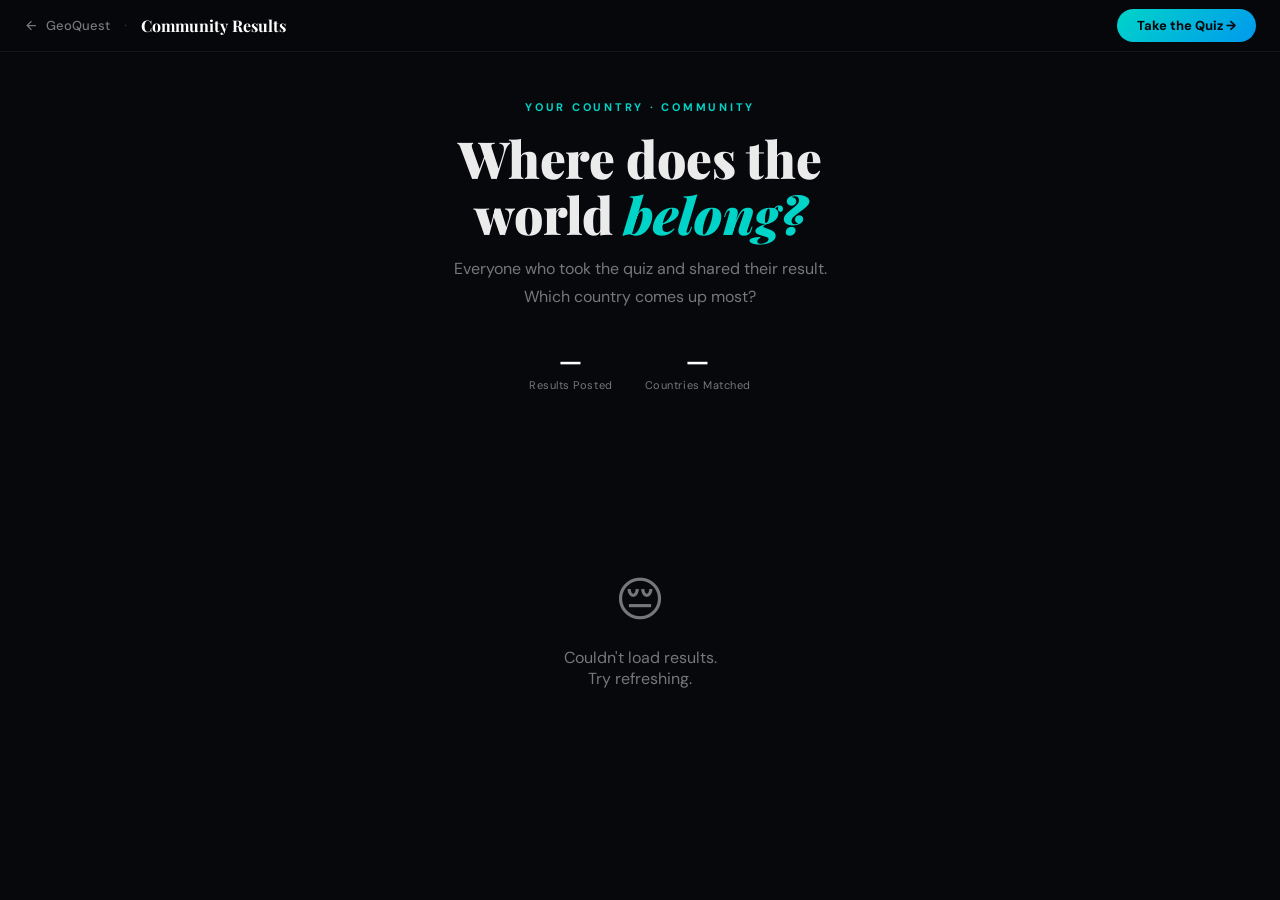
<file: soul-results.html>
<!DOCTYPE html>
<html lang="en">
<head>
<meta charset="UTF-8">
<meta name="viewport" content="width=device-width, initial-scale=1.0">
<title>Your Country — Community Results · GeoQuest</title>
<link rel="preconnect" href="https://fonts.googleapis.com">
<link href="https://fonts.googleapis.com/css2?family=Playfair+Display:wght@700;900&family=DM+Sans:wght@300;400;500;600;700&display=swap" rel="stylesheet">
<style>
*{margin:0;padding:0;box-sizing:border-box;}
:root{
  --bg:#07080c;--bg2:#0d0f18;
  --teal:#00d4c8;--blue:#0099ee;
  --text:rgba(255,255,255,0.92);--muted:rgba(255,255,255,0.45);--dim:rgba(255,255,255,0.08);
  --font-display:'Playfair Display',Georgia,serif;
  --font-body:'DM Sans',system-ui,sans-serif;
}
html,body{background:var(--bg);color:var(--text);font-family:var(--font-body);min-height:100vh;}

/* NAV */
.topbar{position:fixed;top:0;left:0;right:0;height:52px;background:rgba(7,8,12,0.92);backdrop-filter:blur(12px);border-bottom:1px solid rgba(255,255,255,0.06);display:flex;align-items:center;justify-content:space-between;padding:0 1.5rem;z-index:100;}
.topbar-left{display:flex;align-items:center;gap:14px;}
.back{display:flex;align-items:center;gap:7px;color:var(--muted);text-decoration:none;font-size:13px;font-weight:500;transition:color .2s;}
.back:hover{color:#fff;}
.back svg{width:15px;height:15px;flex-shrink:0;}
.topbar-title{font-family:var(--font-display);font-size:16px;font-weight:700;color:#fff;}
.topbar-right{display:flex;gap:10px;}
.try-btn{background:linear-gradient(135deg,var(--teal),var(--blue));color:#07080c;font-weight:800;font-size:13px;padding:8px 20px;border-radius:100px;border:none;cursor:pointer;text-decoration:none;transition:transform .2s;}
.try-btn:hover{transform:translateY(-1px);}

/* HERO */
.hero{padding:100px 1.5rem 3rem;text-align:center;max-width:640px;margin:0 auto;}
.hero-eye{font-size:11px;font-weight:700;letter-spacing:.25em;color:var(--teal);text-transform:uppercase;margin-bottom:1rem;}
.hero h1{font-family:var(--font-display);font-size:clamp(2rem,6vw,3.2rem);font-weight:900;line-height:1.1;margin-bottom:.8rem;}
.hero h1 em{font-style:italic;color:var(--teal);}
.hero p{color:var(--muted);font-size:16px;line-height:1.7;margin-bottom:2rem;}
.stats-row{display:flex;gap:2rem;justify-content:center;margin-bottom:1rem;}
.stat{text-align:center;}
.stat-n{font-family:var(--font-display);font-size:1.6rem;font-weight:700;color:#fff;}
.stat-l{font-size:11px;color:var(--muted);margin-top:2px;letter-spacing:.05em;}

/* FILTERS */
.filters{display:flex;gap:8px;justify-content:center;flex-wrap:wrap;padding:0 1.5rem 2rem;max-width:900px;margin:0 auto;}
.filter-btn{background:rgba(255,255,255,0.05);border:1px solid rgba(255,255,255,0.1);color:var(--muted);font-family:var(--font-body);font-size:13px;font-weight:600;padding:7px 16px;border-radius:100px;cursor:pointer;transition:all .15s;}
.filter-btn:hover,.filter-btn.active{background:rgba(0,212,200,0.1);border-color:rgba(0,212,200,0.4);color:#fff;}

/* GRID */
.grid{display:grid;grid-template-columns:repeat(auto-fill,minmax(220px,1fr));gap:14px;padding:0 1.5rem 4rem;max-width:1100px;margin:0 auto;}

/* CARD */
.card{background:var(--bg2);border:1px solid rgba(255,255,255,0.07);border-radius:20px;padding:1.4rem;transition:transform .2s,border-color .2s;position:relative;overflow:hidden;}
.card::before{content:'';position:absolute;top:0;left:0;right:0;height:2px;background:linear-gradient(90deg,transparent,rgba(0,212,200,0.3),transparent);opacity:0;transition:opacity .2s;}
.card:hover{transform:translateY(-3px);border-color:rgba(255,255,255,0.14);}
.card:hover::before{opacity:1;}
.card-flag-wrap{margin-bottom:.9rem;display:block;}.card-flag{margin-bottom:.9rem;display:block;}
.card-flag img{width:72px;height:auto;border-radius:5px;border:1px solid rgba(255,255,255,0.12);box-shadow:0 2px 12px rgba(0,0,0,0.4);}
.card-flag .flag-fb{font-size:2.8rem;line-height:1;}
.card-country{font-family:var(--font-display);font-size:1.25rem;font-weight:700;color:#fff;margin-bottom:.25rem;}
.card-word{font-size:12px;font-style:italic;color:var(--teal);margin-bottom:.8rem;}
.card-meta{display:flex;align-items:center;justify-content:space-between;}
.card-user{font-size:12px;color:var(--muted);font-weight:500;overflow:hidden;text-overflow:ellipsis;white-space:nowrap;max-width:120px;}
.card-user strong{color:rgba(255,255,255,0.7);}
.card-time{font-size:11px;color:rgba(255,255,255,0.25);}

/* EMPTY / LOADING */
.state{text-align:center;padding:5rem 1.5rem;color:var(--muted);}
.state .big{font-size:3rem;margin-bottom:1rem;}
.spinner{width:36px;height:36px;border-radius:50%;border:2px solid rgba(0,212,200,0.15);border-top-color:var(--teal);animation:spin 1s linear infinite;margin:0 auto 1rem;}
@keyframes spin{to{transform:rotate(360deg)}}
@keyframes fadeUp{from{opacity:0;transform:translateY(16px);}to{opacity:1;transform:translateY(0);}}
.card{animation:fadeUp .35s ease both;}

/* TOP COUNTRIES */
.top-section{max-width:1100px;margin:0 auto;padding:0 1.5rem 2.5rem;}
.section-label{font-size:11px;font-weight:700;letter-spacing:.2em;text-transform:uppercase;color:var(--muted);margin-bottom:1rem;}
.top-pills{display:flex;gap:8px;flex-wrap:wrap;}
.top-pill{display:flex;align-items:center;gap:8px;background:rgba(255,255,255,0.05);border:1px solid rgba(255,255,255,0.09);border-radius:100px;padding:8px 16px;cursor:pointer;transition:all .15s;}
.top-pill:hover{background:rgba(255,255,255,0.09);}
.top-pill .pill-flag{display:flex;align-items:center;}
.top-pill .pill-name{font-size:13px;font-weight:600;color:rgba(255,255,255,0.8);}
.top-pill .pill-count{font-size:12px;color:var(--teal);font-weight:700;}
</style>
</head>
<body>

<nav class="topbar">
  <div class="topbar-left">
    <a href="/" class="back">
      <svg viewBox="0 0 24 24" fill="none" stroke="currentColor" stroke-width="2"><path d="M19 12H5M12 5l-7 7 7 7"/></svg>
      GeoQuest
    </a>
    <span style="color:rgba(255,255,255,0.15)">·</span>
    <span class="topbar-title">Community Results</span>
  </div>
  <a href="/soul.html" class="try-btn">Take the Quiz →</a>
</nav>

<div class="hero">
  <div class="hero-eye">Your Country · Community</div>
  <h1>Where does the<br>world <em>belong?</em></h1>
  <p>Everyone who took the quiz and shared their result.<br>Which country comes up most?</p>
  <div class="stats-row">
    <div class="stat"><div class="stat-n" id="total-count">—</div><div class="stat-l">Results Posted</div></div>
    <div class="stat"><div class="stat-n" id="country-count">—</div><div class="stat-l">Countries Matched</div></div>
  </div>
</div>

<div class="top-section" id="top-section" style="display:none">
  <div class="section-label">Most common matches</div>
  <div class="top-pills" id="top-pills"></div>
</div>

<div class="filters" id="filter-row"></div>

<div id="grid-container">
  <div class="state"><div class="spinner"></div><p>Loading results…</p></div>
</div>

<script>
const SUPABASE_URL = 'https://mjphpctvuxmbjhmcscoj.supabase.co';
const SUPABASE_KEY = 'eyJhbGciOiJIUzI1NiIsInR5cCI6IkpXVCJ9.eyJpc3MiOiJzdXBhYmFzZSIsInJlZiI6Im1qcGhwY3R2dXhtYmpobWNzY29qIiwicm9sZSI6ImFub24iLCJpYXQiOjE3NzIyMjgzMzQsImV4cCI6MjA4NzgwNDMzNH0.dsmzK7SS4_RSC5wbN6ifhjRlOSbfDZjIcfh2MKkDQIs';

let allResults = [];
let activeFilter = null;

function timeAgo(ts) {
  const s = Math.floor((Date.now() - new Date(ts)) / 1000);
  if (s < 60) return 'just now';
  if (s < 3600) return `${Math.floor(s/60)}m ago`;
  if (s < 86400) return `${Math.floor(s/3600)}h ago`;
  if (s < 604800) return `${Math.floor(s/86400)}d ago`;
  return new Date(ts).toLocaleDateString('en', {month:'short', day:'numeric'});
}

async function loadResults() {
  try {
    const res = await fetch(
      `${SUPABASE_URL}/rest/v1/soul_results?select=*&order=created_at.desc&limit=200`,
      { headers: { 'apikey': SUPABASE_KEY, 'Authorization': `Bearer ${SUPABASE_KEY}` } }
    );
    allResults = await res.json();
    render();
  } catch(e) {
    document.getElementById('grid-container').innerHTML =
      `<div class="state"><div class="big">😔</div><p>Couldn't load results.<br>Try refreshing.</p></div>`;
  }
}

function render() {
  const filtered = activeFilter
    ? allResults.filter(r => r.country === activeFilter)
    : allResults;

  // Stats
  const unique = new Set(allResults.map(r => r.country)).size;
  document.getElementById('total-count').textContent = allResults.length.toLocaleString();
  document.getElementById('country-count').textContent = unique;

  // Top countries
  const counts = {};
  allResults.forEach(r => counts[r.country] = (counts[r.country]||0)+1);
  const top = Object.entries(counts).sort((a,b)=>b[1]-a[1]).slice(0,8);
  const topSection = document.getElementById('top-section');
  const topPills = document.getElementById('top-pills');
  if (top.length) {
    topSection.style.display = 'block';
    topPills.innerHTML = top.map(([country, n]) => {
      const emoji = allResults.find(r=>r.country===country)?.country_emoji || '🌍';
      return `<div class="top-pill" onclick="setFilter('${country}')">
        <span class="pill-flag">${flagImg(country, 24)}</span>
        <span class="pill-name">${country}</span>
        <span class="pill-count">${n}</span>
      </div>`;
    }).join('');
  }

  // Filter buttons
  const filterRow = document.getElementById('filter-row');
  const countries = [...new Set(allResults.map(r=>r.country))].sort();
  filterRow.innerHTML = `<button class="filter-btn ${!activeFilter?'active':''}" onclick="setFilter(null)">All</button>` +
    countries.map(c => {
      const emoji = allResults.find(r=>r.country===c)?.country_emoji||'';
      return `<button class="filter-btn ${activeFilter===c?'active':''}" onclick="setFilter('${c}')">${emoji} ${c}</button>`;
    }).join('');

  // Grid
  const container = document.getElementById('grid-container');
  if (!filtered.length) {
    container.innerHTML = `<div class="state"><div class="big">🌍</div><p>No results yet${activeFilter?' for '+activeFilter:''}.<br><a href="/soul.html" style="color:var(--teal)">Be the first →</a></p></div>`;
    return;
  }

  const grid = document.createElement('div');
  grid.className = 'grid';
  grid.innerHTML = filtered.map((r, i) => `
    <div class="card" style="animation-delay:${Math.min(i,20)*0.03}s">
      <div class="card-flag-wrap">${flagImg(r.country, 52)}</div>
      <div class="card-country">${r.country}</div>
      <div class="card-word">${r.word}</div>
      <div class="card-meta">
        <div class="card-user">${r.username ? `<strong>${r.username}</strong>` : '<span style="opacity:.4">Anonymous</span>'}</div>
        <div class="card-time">${timeAgo(r.created_at)}</div>
      </div>
    </div>
  `).join('');
  container.innerHTML = '';
  container.appendChild(grid);
}

function setFilter(country) {
  activeFilter = country;
  render();
  window.scrollTo({top: 300, behavior:'smooth'});
}

loadResults();
// Refresh every 30s for live feel
setInterval(loadResults, 30000);

const COUNTRY_CODES = {
  'Japan':'jp','Iceland':'is','Brazil':'br','Germany':'de','Italy':'it',
  'Norway':'no','India':'in','Netherlands':'nl','New Zealand':'nz','Switzerland':'ch',
  'Portugal':'pt','France':'fr','Australia':'au','Canada':'ca','Bhutan':'bt',
  'Finland':'fi','Spain':'es','South Korea':'kr','Mexico':'mx','Greece':'gr',
  'Argentina':'ar','Singapore':'sg','Colombia':'co','Thailand':'th','Sweden':'se'
};

function flagImg(country, size=48) {
  const code = COUNTRY_CODES[country];
  if (!code) return `<span style="font-size:${size}px;line-height:1">${'🌍'}</span>`;
  return `<img src="https://flagcdn.com/w${size*2}/${code}.png" 
    style="width:${size}px;height:${Math.round(size*0.67)}px;object-fit:cover;border-radius:4px;border:1px solid rgba(255,255,255,0.12);display:block;"
    onerror="this.style.display='none'" alt="${country} flag">`;
}

</script>
</body>
</html>
</file>
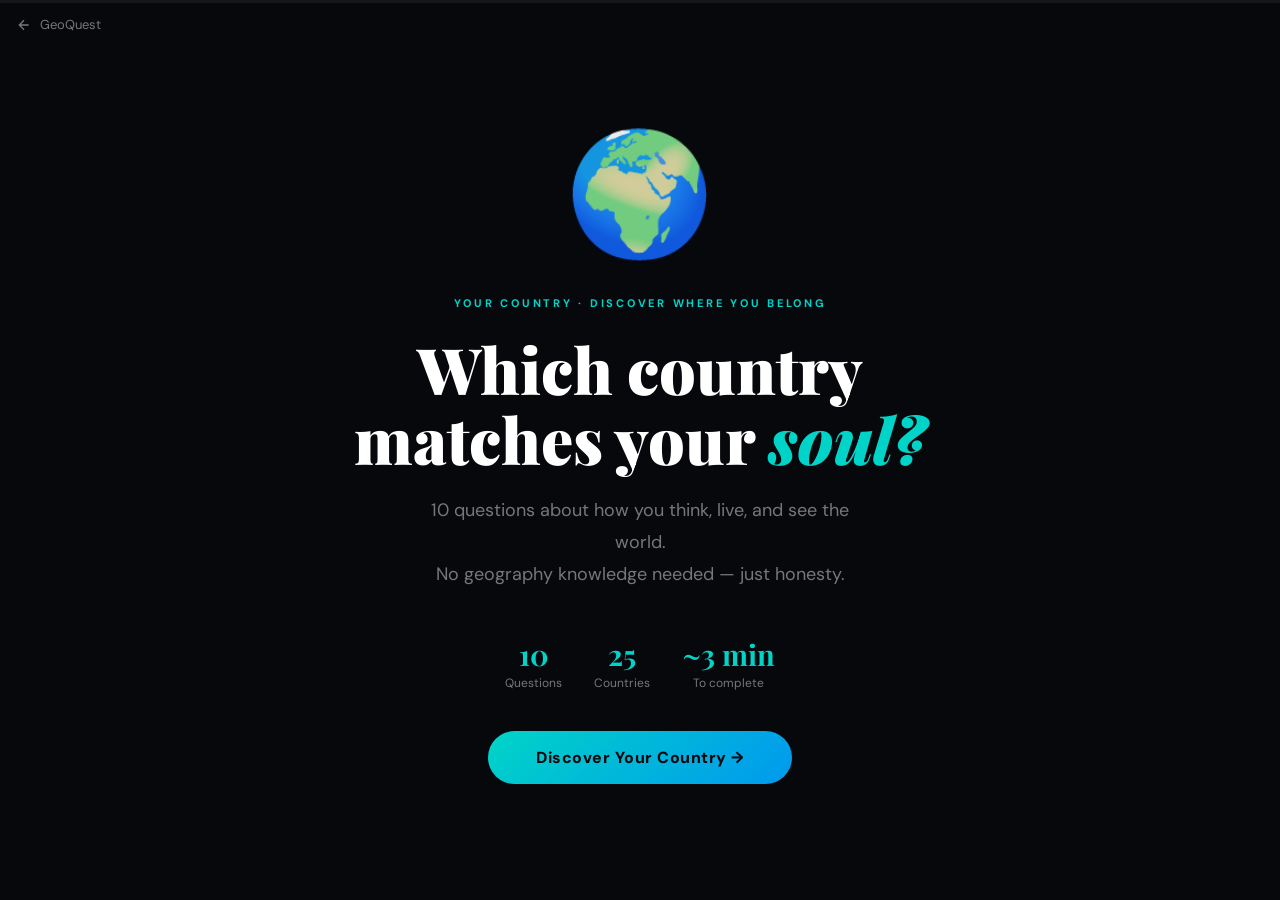
<file: soul.html>
<!DOCTYPE html>
<html lang="en">
<head>
<meta charset="UTF-8">
<meta name="viewport" content="width=device-width, initial-scale=1.0">
<title>Geographic Soul — Which Country Matches Your Personality?</title>
<meta property="og:title" content="Which country matches your soul?">
<meta property="og:description" content="10 questions. No geography knowledge needed. Just honesty.">
<meta property="og:url" content="https://trivia.azurenexus.com/soul">
<meta name="twitter:card" content="summary_large_image">
<link rel="preconnect" href="https://fonts.googleapis.com">
<link href="https://fonts.googleapis.com/css2?family=Playfair+Display:ital,wght@0,700;0,900;1,700&family=DM+Sans:wght@300;400;500;600;700&display=swap" rel="stylesheet">
<style>
*{margin:0;padding:0;box-sizing:border-box;}
:root{
  --bg:#07080c;--bg2:#0d0f18;
  --teal:#00d4c8;--blue:#0099ee;
  --text:rgba(255,255,255,0.92);--muted:rgba(255,255,255,0.45);--dim:rgba(255,255,255,0.12);
  --font-display:'Playfair Display',Georgia,serif;
  --font-body:'DM Sans',system-ui,sans-serif;
}
html,body{background:var(--bg);color:var(--text);font-family:var(--font-body);min-height:100vh;overflow-x:hidden;}
#app{min-height:100vh;display:flex;flex-direction:column;}

/* ── SCREENS ── */
.screen{min-height:100vh;display:flex;flex-direction:column;align-items:center;justify-content:center;padding:1.5rem;opacity:0;animation:fadeIn .5s ease forwards;}
@keyframes fadeIn{to{opacity:1;}}
@keyframes slideUp{from{opacity:0;transform:translateY(24px);}to{opacity:1;transform:translateY(0);}}
@keyframes slideRight{from{opacity:0;transform:translateX(-20px);}to{opacity:1;transform:translateX(0);}}
@keyframes pulse{0%,100%{transform:scale(1);}50%{transform:scale(1.06);}},
@keyframes spin{to{transform:rotate(360deg)}}
@keyframes shimmer{0%{background-position:-200% 0;}100%{background-position:200% 0;}}
@keyframes glow{0%,100%{box-shadow:0 0 20px rgba(0,212,200,0.2);}50%{box-shadow:0 0 40px rgba(0,212,200,0.5);}}
@keyframes float{0%,100%{transform:translateY(0);}50%{transform:translateY(-12px);}}
@keyframes revealResult{from{opacity:0;transform:scale(0.96) translateY(20px);}to{opacity:1;transform:scale(1) translateY(0);}}

/* ── PROGRESS BAR ── */
#progress-bar{position:fixed;top:0;left:0;right:0;height:3px;background:rgba(255,255,255,0.06);z-index:100;}
#progress-fill{height:100%;background:linear-gradient(90deg,var(--teal),var(--blue));transition:width .4s cubic-bezier(.4,0,.2,1);}

/* ── INTRO ── */
#intro .eyebrow{font-size:11px;font-weight:700;letter-spacing:.25em;color:var(--teal);text-transform:uppercase;margin-bottom:1.5rem;animation:slideUp .6s .1s both;}
#intro h1{font-family:var(--font-display);font-size:clamp(2.2rem,7vw,4rem);font-weight:900;line-height:1.1;color:#fff;margin-bottom:1.2rem;text-align:center;animation:slideUp .6s .2s both;}
#intro h1 em{font-style:italic;color:var(--teal);}
#intro .sub{font-size:clamp(15px,3vw,18px);line-height:1.8;color:var(--muted);max-width:460px;text-align:center;margin-bottom:2.8rem;animation:slideUp .6s .3s both;}
#intro .globe{font-size:clamp(80px,18vw,120px);animation:float 4s ease-in-out infinite;display:block;text-align:center;margin-bottom:1.5rem;}
#intro .stats{display:flex;gap:32px;margin-bottom:2.5rem;animation:slideUp .6s .35s both;}
#intro .stat{text-align:center;}
#intro .stat-n{font-family:var(--font-display);font-size:1.8rem;font-weight:700;color:var(--teal);}
#intro .stat-l{font-size:12px;color:var(--muted);margin-top:2px;}

/* ── BTN ── */
.btn-primary{background:linear-gradient(135deg,var(--teal),var(--blue));color:#07080c;font-family:var(--font-body);font-weight:800;font-size:16px;padding:16px 48px;border-radius:100px;border:none;cursor:pointer;letter-spacing:.03em;transition:transform .2s,box-shadow .2s;animation:slideUp .6s .4s both;}
.btn-primary:hover{transform:translateY(-2px);box-shadow:0 12px 32px rgba(0,212,200,0.35);}
.btn-ghost{background:rgba(255,255,255,0.07);border:1px solid rgba(255,255,255,0.15);color:rgba(255,255,255,0.85);font-family:var(--font-body);font-weight:600;font-size:15px;padding:13px 28px;border-radius:100px;cursor:pointer;transition:all .2s;}
.btn-ghost:hover{background:rgba(255,255,255,0.12);border-color:rgba(255,255,255,0.3);}

/* ── QUIZ ── */
#quiz{max-width:560px;width:100%;margin:0 auto;padding-top:3rem;}
#quiz .q-meta{display:flex;justify-content:space-between;align-items:center;margin-bottom:2rem;font-size:13px;color:var(--muted);}
#quiz .q-dot-row{display:flex;gap:6px;}
#quiz .q-dot{width:8px;height:8px;border-radius:50%;background:var(--dim);transition:background .3s;}
#quiz .q-dot.done{background:var(--teal);}
#quiz .q-dot.active{background:var(--teal);box-shadow:0 0 0 3px rgba(0,212,200,0.25);}
#quiz h2{font-family:var(--font-display);font-size:clamp(1.5rem,4.5vw,2.2rem);font-weight:700;color:#fff;line-height:1.3;margin-bottom:.6rem;text-align:center;}
#quiz .q-sub{font-size:14px;color:var(--muted);text-align:center;margin-bottom:2rem;font-style:italic;}
#quiz .opts{display:grid;gap:10px;}
.opt-btn{background:rgba(255,255,255,0.04);border:1px solid rgba(255,255,255,0.08);border-radius:16px;padding:18px 20px;display:flex;align-items:center;gap:14px;cursor:pointer;text-align:left;transition:all .18s;width:100%;}
.opt-btn:hover:not(:disabled){background:rgba(0,212,200,0.06);border-color:rgba(0,212,200,0.35);transform:translateX(3px);}
.opt-btn.selected{background:rgba(0,212,200,0.1);border-color:rgba(0,212,200,0.6);transform:translateX(3px);}
.opt-btn:disabled{cursor:default;}
.opt-btn .opt-emoji{font-size:26px;flex-shrink:0;width:36px;text-align:center;}
.opt-btn .opt-text{font-size:15px;line-height:1.4;color:rgba(255,255,255,0.88);font-weight:500;}
.opt-btn.selected .opt-text{color:#fff;font-weight:700;}

/* ── LOADING ── */
#loading{text-align:center;gap:28px;}
#loading .spinner{width:56px;height:56px;border-radius:50%;border:3px solid rgba(0,212,200,0.15);border-top-color:var(--teal);animation:spin 1s linear infinite;}
#loading .l-text{font-size:18px;color:var(--muted);font-style:italic;}
#loading .l-country{font-family:var(--font-display);font-size:2rem;color:#fff;margin-top:12px;opacity:0;animation:fadeIn 1s .5s both;}
#loading .l-emoji{font-size:80px;opacity:0;animation:fadeIn 1s .3s both;}

/* ── RESULT ── */
#result{position:relative;overflow:hidden;text-align:center;padding:3rem 1.5rem 4rem;}
#result-bg{position:absolute;inset:0;transition:opacity 1s;}
#result-overlay{position:absolute;inset:0;background:linear-gradient(to top,rgba(0,0,0,0.85) 0%,rgba(0,0,0,0.4) 50%,rgba(0,0,0,0.25) 100%);}
#result-content{position:relative;z-index:2;max-width:620px;margin:0 auto;animation:revealResult .8s .2s both;}
#result .r-eyebrow{font-size:11px;font-weight:700;letter-spacing:.25em;color:rgba(0,212,200,.9);text-transform:uppercase;margin-bottom:1.5rem;}
#result .r-flag{margin-bottom:1.6rem;display:flex;justify-content:center;animation:float 5s ease-in-out infinite;} #result .r-flag img{width:200px;height:auto;border-radius:12px;border:2px solid rgba(255,255,255,0.18);box-shadow:0 12px 48px rgba(0,0,0,0.6);} #result .r-flag .flag-emoji{font-size:clamp(100px,22vw,140px);line-height:1;}
#result .r-country{font-family:var(--font-display);font-size:clamp(2.8rem,10vw,5.5rem);font-weight:900;color:#fff;line-height:1;margin-bottom:.6rem;}
#result .r-word{display:inline-flex;align-items:center;gap:8px;background:rgba(255,255,255,0.08);border:1px solid rgba(255,255,255,0.15);border-radius:100px;padding:6px 20px;margin-bottom:2rem;}
#result .r-word em{font-style:italic;font-weight:700;color:var(--teal);font-size:15px;}
#result .r-word span{color:var(--muted);font-size:13px;}
#result .r-traits{display:flex;gap:10px;justify-content:center;flex-wrap:wrap;margin-bottom:2.2rem;}
#result .r-trait{background:rgba(255,255,255,0.09);border:1px solid rgba(255,255,255,0.13);border-radius:100px;padding:8px 18px;font-size:14px;font-weight:600;color:rgba(255,255,255,0.85);}
#result .r-ai{font-size:clamp(16px,3vw,19px);line-height:1.85;color:rgba(255,255,255,0.82);margin-bottom:2.8rem;font-style:italic;max-width:520px;margin-left:auto;margin-right:auto;}
#result .r-actions{display:flex;gap:12px;justify-content:center;flex-wrap:wrap;}

/* ── SHARE PREVIEW ── */
#share-preview{position:fixed;inset:0;z-index:1000;background:rgba(0,0,0,0.85);display:none;align-items:center;justify-content:center;padding:1.5rem;backdrop-filter:blur(12px);}
#share-preview.open{display:flex;}
#share-box{background:#0d0f18;border:1px solid rgba(255,255,255,0.1);border-radius:24px;padding:2rem;max-width:460px;width:100%;text-align:center;}
#share-canvas{width:100%;max-width:360px;height:360px;border-radius:16px;margin:0 auto 1.5rem;display:block;}
#share-box h3{font-family:var(--font-display);font-size:1.4rem;margin-bottom:.5rem;}
#share-box p{color:var(--muted);font-size:14px;margin-bottom:1.5rem;}
.share-btns{display:flex;gap:10px;justify-content:center;flex-wrap:wrap;}

/* ── BACK LINK ── */
.back{position:fixed;top:1rem;left:1rem;z-index:50;display:flex;align-items:center;gap:8px;color:var(--muted);font-size:13px;text-decoration:none;transition:color .2s;}
.back:hover{color:#fff;}
.back svg{width:16px;height:16px;}

/* ── MOBILE ── */
@media(max-width:480px){
  #result .r-actions{flex-direction:column;align-items:center;}
  #result .r-actions button{width:100%;max-width:320px;}
}
</style>
</head>
<body>

<div id="progress-bar"><div id="progress-fill" style="width:0%"></div></div>

<a href="/" class="back">
  <svg viewBox="0 0 24 24" fill="none" stroke="currentColor" stroke-width="2"><path d="M19 12H5M12 5l-7 7 7 7"/></svg>
  GeoQuest
</a>

<div id="app">

<!-- INTRO -->
<section id="intro" class="screen">
  <span class="globe">🌍</span>
  <div class="eyebrow">Your Country · Discover Where You Belong</div>
  <h1>Which country<br>matches your <em>soul?</em></h1>
  <p class="sub">10 questions about how you think, live, and see the world.<br>No geography knowledge needed — just honesty.</p>
  <div class="stats">
    <div class="stat"><div class="stat-n">10</div><div class="stat-l">Questions</div></div>
    <div class="stat"><div class="stat-n">25</div><div class="stat-l">Countries</div></div>
    <div class="stat"><div class="stat-n">~3 min</div><div class="stat-l">To complete</div></div>
  </div>
  <button class="btn-primary" onclick="startQuiz()">Discover Your Country →</button>
</section>

<!-- QUIZ -->
<section id="quiz" class="screen" style="display:none">
  <div class="q-meta">
    <span id="q-num">Question 1 of 10</span>
    <div class="q-dot-row" id="q-dots"></div>
  </div>
  <h2 id="q-text"></h2>
  <p id="q-sub" class="q-sub"></p>
  <div class="opts" id="q-opts"></div>
</section>

<!-- LOADING -->
<section id="loading" class="screen" style="display:none">
  <div class="l-emoji" id="l-emoji"></div>
  <div class="spinner"></div>
  <p class="l-text">Reading your geographic soul…</p>
  <p class="l-country" id="l-country"></p>
</section>

<!-- RESULT -->
<section id="result" class="screen" style="display:none;padding-top:4rem;">
  <div id="result-bg"></div>
  <div id="result-overlay"></div>
  <div id="result-content">
    <div class="r-eyebrow">Your Geographic Soul</div>
    <span class="r-flag" id="r-flag"></span>
    <div class="r-country" id="r-country"></div>
    <div class="r-word"><em id="r-word"></em><span>·</span><span id="r-wdef"></span></div>
    <div class="r-traits" id="r-traits"></div>
    <p class="r-ai" id="r-ai">Analysing your answers…</p>
    <div class="r-actions">
      <button class="btn-primary" onclick="openShare()">📸 Share Your Result</button>
      <button class="btn-ghost" onclick="retake()">🔄 Retake Quiz</button>
      <button class="btn-ghost" id="post-btn" onclick="handlePost()">🌍 Post Your Result</button>

      <button class="btn-ghost" onclick="location.href='/guess'">🎮 Play GeoQuest</button>
    </div>
  </div>
</section>

<!-- SHARE PREVIEW -->
<div id="share-preview">
  <div id="share-box">
    <h3 id="share-title">Your Soul Card</h3>
    <p id="share-sub">Save and share to Instagram, TikTok, or WhatsApp</p>
    <canvas id="share-canvas" width="1080" height="1080"></canvas>
    <div class="share-btns">
      <button class="btn-primary" onclick="downloadCard()">⬇ Download Image</button>
      <button class="btn-ghost" onclick="copyText()">📋 Copy Link</button>
      <button class="btn-ghost" onclick="closeShare()">Close</button>
    </div>
  </div>
</div>

<script>
const SUPABASE_URL = 'https://mjphpctvuxmbjhmcscoj.supabase.co';
const SUPABASE_KEY = 'eyJhbGciOiJIUzI1NiIsInR5cCI6IkpXVCJ9.eyJpc3MiOiJzdXBhYmFzZSIsInJlZiI6Im1qcGhwY3R2dXhtYmpobWNzY29qIiwicm9sZSI6ImFub24iLCJpYXQiOjE3NzIyMjgzMzQsImV4cCI6MjA4NzgwNDMzNH0.dsmzK7SS4_RSC5wbN6ifhjRlOSbfDZjIcfh2MKkDQIs';

async function postResult(country, emoji, word, username) {
  const res = await fetch(`${SUPABASE_URL}/rest/v1/soul_results`, {
    method: 'POST',
    headers: {
      'Content-Type': 'application/json',
      'apikey': SUPABASE_KEY,
      'Authorization': `Bearer ${SUPABASE_KEY}`,
      'Prefer': 'return=minimal'
    },
    body: JSON.stringify({ country, country_emoji: emoji, word, username: username || null })
  });
  return res.ok;
}

// ═══════════════════════════════════════════════
// DATA
// ═══════════════════════════════════════════════

const COUNTRIES = {
  JP:{name:"Japan",emoji:"🇯🇵",c1:"#1a0008",c2:"#9b0028",word:"Wabi-sabi",wdef:"beauty found in imperfection",t1:"Quiet perfectionism",t2:"Deep craft focus",t3:"Intentional living"},
  IS:{name:"Iceland",emoji:"🇮🇸",c1:"#001433",c2:"#003c7a",word:"Þetta reddast",wdef:"it'll all work out",t1:"Fierce independence",t2:"Solitude as strength",t3:"Trust in the untamed"},
  BR:{name:"Brazil",emoji:"🇧🇷",c1:"#003d1a",c2:"#004d20",word:"Gostoso",wdef:"an exuberant joy in being alive",t1:"Infectious warmth",t2:"Living in the now",t3:"Joy as resistance"},
  DE:{name:"Germany",emoji:"🇩🇪",c1:"#0d0d0d",c2:"#1a1a00",word:"Fingerspitzengefühl",wdef:"intuitive feeling for what's right",t1:"Precision & systems",t2:"Earned reliability",t3:"Logic as elegance"},
  IT:{name:"Italy",emoji:"🇮🇹",c1:"#001a0d",c2:"#1a0000",word:"Dolce far niente",wdef:"the sweetness of doing nothing",t1:"Passion in everything",t2:"Beauty as necessity",t3:"Living with abandon"},
  NO:{name:"Norway",emoji:"🇳🇴",c1:"#001533",c2:"#2d001a",word:"Friluftsliv",wdef:"open-air living as philosophy",t1:"Nature as identity",t2:"Quiet confidence",t3:"Space over noise"},
  IN:{name:"India",emoji:"🇮🇳",c1:"#2d1100",c2:"#001a1a",word:"Jugaad",wdef:"creative genius under constraint",t1:"Depth of spirit",t2:"Chaos as creativity",t3:"Ancient wisdom"},
  NL:{name:"Netherlands",emoji:"🇳🇱",c1:"#001a33",c2:"#331000",word:"Gezelligheid",wdef:"warmth that makes a place home",t1:"Direct & honest",t2:"Pragmatic idealism",t3:"Cycling through life"},
  NZ:{name:"New Zealand",emoji:"🇳🇿",c1:"#000d26",c2:"#0d0000",word:"Kia kaha",wdef:"be strong, remain strong",t1:"Humble adventure",t2:"No-nonsense courage",t3:"Earth over ego"},
  CH:{name:"Switzerland",emoji:"🇨🇭",c1:"#1a0000",c2:"#0d1a00",word:"Gemütlichkeit",wdef:"coziness, contentment, belonging",t1:"Excellence as standard",t2:"Precision by default",t3:"Quiet discipline"},
  PT:{name:"Portugal",emoji:"🇵🇹",c1:"#001a00",c2:"#0d0000",word:"Saudade",wdef:"longing for something beautiful that's gone",t1:"Emotional depth",t2:"Melancholy as art",t3:"Warmth beneath reserve"},
  FR:{name:"France",emoji:"🇫🇷",c1:"#00001a",c2:"#1a0000",word:"Flâneur",wdef:"wandering with philosophical purpose",t1:"Intellectual pride",t2:"Aesthetics as ethics",t3:"Pleasures unapologised"},
  AU:{name:"Australia",emoji:"🇦🇺",c1:"#00001a",c2:"#0d0000",word:"No worries",wdef:"relaxed confidence that it'll be fine",t1:"Irreverent freedom",t2:"Outdoors as home",t3:"Comfort with chaos"},
  CA:{name:"Canada",emoji:"🇨🇦",c1:"#1a0000",c2:"#001a00",word:"Terroir",wdef:"a place that shapes who you are",t1:"Quiet multitudes",t2:"Generous by default",t3:"Nature-backed calm"},
  BT:{name:"Bhutan",emoji:"🇧🇹",c1:"#1a0a00",c2:"#0d0000",word:"Gross National Happiness",wdef:"wellbeing over wealth",t1:"Spiritual clarity",t2:"Presence over progress",t3:"Ancient groundedness"},
  FI:{name:"Finland",emoji:"🇫🇮",c1:"#000d1a",c2:"#001a0d",word:"Sisu",wdef:"inner strength forged in adversity",t1:"Honest to the bone",t2:"Silence as wisdom",t3:"Resilience without drama"},
  ES:{name:"Spain",emoji:"🇪🇸",c1:"#1a0000",c2:"#1a0e00",word:"Madrugada",wdef:"the magical hours between midnight and dawn",t1:"Passion without shame",t2:"Late-night living",t3:"Siesta philosophy"},
  KR:{name:"South Korea",emoji:"🇰🇷",c1:"#1a0000",c2:"#00001a",word:"Han",wdef:"deep sorrow transformed into drive",t1:"Burning ambition",t2:"Collective excellence",t3:"Fast-paced innovation"},
  MX:{name:"Mexico",emoji:"🇲🇽",c1:"#001a00",c2:"#0d0000",word:"Querencia",wdef:"the place where you are your truest self",t1:"Family as everything",t2:"Celebration as ritual",t3:"Warmth without condition"},
  GR:{name:"Greece",emoji:"🇬🇷",c1:"#00001a",c2:"#000d1a",word:"Meraki",wdef:"putting your soul into what you do",t1:"Philosophy in daily life",t2:"Slow and intentional",t3:"Ageless perspective"},
  AR:{name:"Argentina",emoji:"🇦🇷",c1:"#000d1a",c2:"#000d1a",word:"La grieta",wdef:"passionate division that runs impossibly deep",t1:"Fiercely opinionated",t2:"Elegance meets grit",t3:"Depth of feeling"},
  SG:{name:"Singapore",emoji:"🇸🇬",c1:"#1a0000",c2:"#001a00",word:"Kiasu",wdef:"the fear of missing out that drives excellence",t1:"Ambitious efficiency",t2:"Multicultural mastery",t3:"Systems that sing"},
  CO:{name:"Colombia",emoji:"🇨🇴",c1:"#0d0e00",c2:"#001a00",word:"Rumba",wdef:"celebration as an act of resilience",t1:"Joy against the odds",t2:"Unexpected warmth",t3:"Life in colour"},
  TH:{name:"Thailand",emoji:"🇹🇭",c1:"#1a0000",c2:"#00001a",word:"Sanuk",wdef:"the belief that life should be fun",t1:"Graceful hospitality",t2:"Spirituality in the ordinary",t3:"Beauty in patience"},
  SE:{name:"Sweden",emoji:"🇸🇪",c1:"#000d1a",c2:"#0d0a00",word:"Lagom",wdef:"just the right amount — the art of balance",t1:"Design-minded living",t2:"Equality as instinct",t3:"Thoughtful moderation"},
};

const QUESTIONS = [
  {
    q:"When conflict arises, you instinctively…",
    sub:"Your gut reaction — not the ideal one",
    opts:[
      {t:"Talk it through with logic and evidence",e:"🧠",s:{DE:2,NL:2,CH:2,FI:1,SE:1}},
      {t:"Smooth it over — harmony matters more than winning",e:"🕊️",s:{JP:2,TH:2,CA:1,KR:1,SE:1}},
      {t:"Say everything. Passionately. Right now.",e:"🔥",s:{IT:2,ES:2,GR:2,AR:1,BR:1}},
      {t:"Give it space — these things resolve themselves",e:"🌊",s:{IS:2,NO:2,AU:1,NZ:1,PT:1}},
    ]
  },
  {
    q:"Your perfect Saturday looks like…",
    sub:"Be honest — the one you'd actually choose",
    opts:[
      {t:"A long hike alone. No phone. Just silence.",e:"🏔️",s:{IS:2,NO:2,FI:2,NZ:1,CA:1}},
      {t:"A slow, long lunch with people I love",e:"🍷",s:{IT:2,ES:2,GR:2,MX:1,BR:1}},
      {t:"Exploring somewhere new — museum, market, neighbourhood",e:"🗺️",s:{FR:2,DE:1,SG:1,KR:1,NL:1}},
      {t:"Completely spontaneous — decided when I wake up",e:"🎲",s:{BR:2,AR:2,CO:2,AU:1,MX:1}},
    ]
  },
  {
    q:"Your relationship with time is…",
    sub:"",
    opts:[
      {t:"Sacred. Being late is disrespectful.",e:"⏰",s:{DE:2,JP:2,CH:2,SG:2,KR:1}},
      {t:"A guide, not a rule",e:"🧭",s:{FI:2,NO:2,SE:2,IS:1,NL:1}},
      {t:"Flexible. Life happens. People understand.",e:"🌿",s:{IN:2,BR:2,MX:2,CO:1,ES:1}},
      {t:"Irrelevant. We arrive when we arrive.",e:"🐌",s:{GR:2,PT:2,AU:2,TH:1,IT:1}},
    ]
  },
  {
    q:"The landscape that stirs something deep in you…",
    sub:"",
    opts:[
      {t:"Dramatic, raw, untamed wilderness",e:"🌋",s:{IS:2,NZ:2,NO:2,CA:1,FI:1}},
      {t:"Warm coastlines and ancient, storied places",e:"🏛️",s:{GR:2,IT:2,PT:2,ES:1,TH:1}},
      {t:"Dense, electric city energy — human possibility everywhere",e:"🌆",s:{SG:2,KR:2,FR:1,JP:1,DE:1}},
      {t:"Lush nature with a spiritual stillness",e:"🌿",s:{BT:2,TH:2,IN:2,CO:1,NZ:1}},
    ]
  },
  {
    q:"Before a big decision, you…",
    sub:"",
    opts:[
      {t:"Research everything. Build a plan. Execute.",e:"📋",s:{DE:2,SG:2,CH:2,JP:2,KR:1}},
      {t:"Trust your gut and move before you overthink",e:"⚡",s:{AU:2,BR:2,AR:2,CO:1,IS:1}},
      {t:"Talk to family or close friends — they know you",e:"👨‍👩‍👧",s:{MX:2,IN:2,IT:2,GR:1,BR:1}},
      {t:"Sit with it in solitude until clarity arrives",e:"🧘",s:{FI:2,IS:2,BT:2,NO:1,NZ:1}},
    ]
  },
  {
    q:"Your home is…",
    sub:"What does your space reveal about you?",
    opts:[
      {t:"Minimal. Every object earns its place.",e:"✨",s:{JP:2,DE:2,SE:2,FI:1,NL:1}},
      {t:"Warm and chaotic — full of people and noise",e:"🎊",s:{BR:2,MX:2,IN:2,CO:1,IT:1}},
      {t:"Carefully curated — beauty in every corner",e:"🖼️",s:{FR:2,IT:2,PT:2,GR:1,ES:1}},
      {t:"Functional. I'm happiest when I'm outside.",e:"🏕️",s:{AU:2,NZ:2,NO:1,CA:1,IS:1}},
    ]
  },
  {
    q:"The quality you most admire in others…",
    sub:"",
    opts:[
      {t:"Honesty, even when it's uncomfortable",e:"🎯",s:{FI:2,DE:2,NL:2,IS:1,SE:1}},
      {t:"Warmth and unconditional generosity",e:"💛",s:{MX:2,BR:2,CO:2,TH:1,IN:1}},
      {t:"Quiet elegance and sharp intelligence",e:"💎",s:{FR:2,SG:2,JP:1,IT:1,KR:1}},
      {t:"Depth — the kind that comes from having truly lived",e:"🌊",s:{IN:2,BT:2,AR:2,PT:1,GR:1}},
    ]
  },
  {
    q:"Your relationship with rules…",
    sub:"",
    opts:[
      {t:"Rules exist for good reason. I follow them.",e:"📐",s:{DE:2,JP:2,SG:2,CH:2,KR:1}},
      {t:"I follow the spirit, not the letter",e:"🤝",s:{CA:2,NL:2,SE:2,AU:1,NO:1}},
      {t:"Rules are guidelines made by people who never really lived",e:"😏",s:{IT:2,GR:2,AR:2,BR:1,MX:1}},
      {t:"I make my own, quietly and completely",e:"🗻",s:{IS:2,FI:2,NZ:2,BT:1,NO:1}},
    ]
  },
  {
    q:"You feel most alive when…",
    sub:"",
    opts:[
      {t:"Working with deep focus on something that takes real skill",e:"🔨",s:{JP:2,DE:2,CH:1,KR:1,SE:1}},
      {t:"Surrounded by music, food, and people I love",e:"🎵",s:{BR:2,MX:2,ES:2,CO:1,IT:1}},
      {t:"Discovering something unexpected, beautiful, or strange",e:"🔭",s:{FR:2,IT:2,PT:2,IN:1,GR:1}},
      {t:"Completely alone in nature. No destination. No agenda.",e:"🌲",s:{IS:2,FI:2,NO:2,NZ:1,CA:1}},
    ]
  },
  {
    q:"Success, to you, ultimately means…",
    sub:"The thing you'd choose if no one was watching",
    opts:[
      {t:"Mastery — being genuinely excellent at something",e:"🏆",s:{JP:2,DE:2,CH:2,SG:2,KR:1}},
      {t:"Freedom — to live entirely on your own terms",e:"🦅",s:{IS:2,AU:2,NZ:2,BT:2,AR:1}},
      {t:"Connection — rich relationships and deep belonging",e:"❤️",s:{BR:2,MX:2,IT:2,GR:1,CO:1}},
      {t:"Balance — a good life, with enough for everyone",e:"⚖️",s:{SE:2,NO:2,NL:2,CA:1,FI:1}},
    ]
  },
];

// Static fallback descriptions per country
const FALLBACKS = {
  JP:"You see the world the way a Japanese craftsman sees their work — nothing is finished until it's right, and even then, you look for what can be refined. The Japanese concept of Wabi-sabi is your secret philosophy: you find beauty not in perfection but in the honest marks that time and use leave behind. Tokyo is waiting to show you a city where excellence is not ambition — it's simply respect.",
  IS:"Þetta reddast — 'it'll all work out' — is Iceland's national motto, and it's somehow already yours. You don't force outcomes; you trust the process with the quiet confidence of someone who has learned that the wildest landscapes belong to those patient enough to wait for them. Iceland's volcanoes and aurora skies are ready for someone who isn't afraid to stand alone in something immense.",
  BR:"You carry the Brazilian gift of Gostoso — that exuberant, unashamed love of being alive — in everything you do. You are the person who makes strangers feel like friends before the first song ends, the one who knows instinctively that joy is not something you wait for, but something you make. Rio's hills and Amazon's heartbeat are calling your name.",
  DE:"Your mind works like a beautifully engineered machine — you have Fingerspitzengefühl, that German intuition for what's precise, what's honest, what's built to last. You don't cut corners and you don't understand people who do. Germany's medieval forests and modernist museums are made for someone who believes that doing something right is its own reward.",
  IT:"Dolce far niente — the sweetness of doing nothing — is not laziness to you, it's philosophy. You believe, as Italians do, that a beautiful meal, a long conversation, and a perfect glass of wine are not indulgences: they are the entire point. Italy's light on old stone is waiting for someone who finally understands that pleasure is not something to be earned.",
  NO:"You practice Friluftsliv — open-air living as a way of being — whether or not you know the word. There is something in you that only opens fully in cold wind and wide sky, that finds crowds exhausting and mountains restorative. Norway's fjords don't make people feel small; they make people feel exactly the right size.",
  IN:"You carry Jugaad in your bones — that Indian genius for creative solutions under impossible constraints, for finding a way when no map exists. Your mind doesn't simplify complexity; it embraces it, turns it, finds the beauty in its contradictions. India will break your categories and rebuild you as something larger.",
  NL:"You have Gezelligheid in your soul — that Dutch art of making any space feel warm, any stranger feel welcome, any evening feel like it matters. You are refreshingly, sometimes startlingly direct, and you believe deeply that pragmatism and idealism are not opposites. Amsterdam is waiting for someone who rides a bicycle through life without taking themselves too seriously.",
  NZ:"Kia kaha — be strong, remain strong — is not a performance for you; it's how you simply operate. You have the New Zealander's gift for humility in the face of genuine enormity, for doing extraordinary things without needing anyone to notice. New Zealand's landscapes don't ask you to admire them — they ask you to come in.",
  CH:"You live by the Swiss standard of Gemütlichkeit — a deep, unhurried contentment that has nothing to do with luxury and everything to do with quality. You value excellence not to impress but because settling feels like a kind of dishonesty. Switzerland's Alps and clockwork cities were made for someone who believes that doing something badly is simply not an option.",
  PT:"Saudade is your native emotional language — that Portuguese feeling of longing for something beautiful that has already passed, or may never have existed at all. You find melancholy not depressing but profound, and you carry your depths quietly. Portugal's golden light and crumbling tiles are waiting for someone who knows that beautiful things are made more beautiful by time.",
  FR:"You are a Flâneur — someone who wanders through life with philosophical purpose, noticing what others walk past, turning observation into insight. You believe, as France does, that how you eat, how you dress, and how you think are all forms of self-expression worth taking seriously. Paris is not a city for everyone, but it is absolutely a city for you.",
  AU:"No worries — and you genuinely mean it. You carry the Australian gift of not catastrophising, of trusting that things tend to work out if you don't grip them too tightly. You are most yourself when you are outside, unhurried, slightly irreverent, and comfortable with the fact that you don't need to impress anyone. Australia's red earth and infinite coast are calling.",
  CA:"You are quietly made of multitudes — comfortable with contradiction, instinctively generous, genuinely curious about people who think differently than you do. Canada shaped you before you ever set foot there: the belief that a place can be made of many peoples and still be one thing, that cold air and vast forests teach a particular kind of patience. This is where you belong.",
  BT:"You measure life not in achievements but in moments of genuine presence — which is exactly how Bhutan measures its Gross National Happiness. You understand, with a clarity most people spend decades reaching, that wealth and wellbeing are not the same thing. Bhutan's mountain monasteries are waiting for someone who already knows what they're looking for.",
  FI:"You have Sisu — that Finnish inner strength that doesn't announce itself, that simply endures, that keeps going through the cold without needing applause. You are honest to the point of discomfort and you find small talk almost physically exhausting. Finland's silence, its saunas, and its northern light were made for someone who prefers depth to volume.",
  ES:"You live for the Madrugada — those charged, magical hours between midnight and dawn when conversations go deeper and music matters more. You are someone who brings full presence to everything, who finds moderation slightly suspicious, who believes that the only way to do something is with feeling. Spain's flamenco and its summer nights are made for your particular intensity.",
  KR:"You carry Han — that Korean quality of deep sorrow transformed quietly into extraordinary drive. You demand the best from yourself and from life, not out of anxiety but out of a profound respect for your own potential. South Korea's breakneck ambition and ancient temples are two sides of the same coin — and so are you.",
  MX:"You carry Querencia in your bones — that Mexican sense of the place, or state of being, where you are most fully yourself. You love hard, you feed people before you're asked, and you know instinctively that family — by blood or by choice — is the only real infrastructure that matters. Mexico is waiting to feel like home.",
  GR:"You practice Meraki in everything you do — that Greek quality of putting your soul into your work, your meals, your conversations, refusing to do anything halfway. You believe, with the confidence of a civilisation that invented philosophy, that the examined life is the only one worth living. Greece's light and its ruins are made for someone who takes time seriously.",
  AR:"You feel things the way Argentina does — completely, passionately, and without apology. La grieta runs through you: you are full of contradictions, of fire and depth, of elegance and grit, and you would not reduce yourself even if you could. Buenos Aires is waiting for someone who dances tango not as performance but as honest conversation.",
  SG:"You share Singapore's rare gift of Kiasu — that hunger to never miss what matters — channelled not into anxiety but into relentless, focused excellence. You are efficient without being cold, ambitious without losing warmth, and you see no contradiction in being rigorously prepared and genuinely open to everyone. Singapore's skyline was built for minds like yours.",
  CO:"You carry the Colombian spirit of Rumba — the deep understanding that celebration is not frivolous but radical, that joy in hard circumstances is its own form of courage. You bring warmth to rooms before you've said a word, and you find a way to make unexpected things beautiful. Colombia's mountains and colour are waiting for someone who makes the world brighter.",
  TH:"You embody Sanuk — the Thai conviction that life should, at its core, be enjoyable, and that grace and hospitality are not performances but ways of being. You move through difficulty with a lightness that others mistake for not caring, when in fact you care deeply — you've simply learned that suffering loudly helps no one. Thailand's temples and markets are made for your quiet presence.",
  SE:"You live by Lagom — that Swedish art of just the right amount. Not too much, not too little. You believe in beautiful design, in equality as instinct, in saying what you mean and meaning exactly what you say. You find excess wasteful and balance genuinely beautiful. Sweden's clean lines and dark winter light are made for someone who knows that moderation is its own kind of mastery.",
};

// ═══════════════════════════════════════════════
// STATE
// ═══════════════════════════════════════════════
let qIndex = 0;
let scores = {};
let answers = [];
let selectedOpt = null;
let resultCountry = null;

// ═══════════════════════════════════════════════
// QUIZ LOGIC
// ═══════════════════════════════════════════════

function showScreen(id) {
  document.querySelectorAll('.screen').forEach(s => {
    s.style.display = 'none';
    s.style.opacity = 0;
  });
  const el = document.getElementById(id);
  el.style.display = 'flex';
  requestAnimationFrame(() => {
    el.style.animation = 'none';
    void el.offsetWidth;
    el.style.animation = 'fadeIn .5s ease forwards';
  });
}

function startQuiz() {
  qIndex = 0; scores = {}; answers = []; selectedOpt = null;
  renderDots(); renderQuestion();
  showScreen('quiz');
  document.getElementById('progress-fill').style.width = '0%';
}

function retake() {
  startQuiz();
}

function renderDots() {
  const container = document.getElementById('q-dots');
  container.innerHTML = QUESTIONS.map((_, i) => 
    `<div class="q-dot ${i < qIndex ? 'done' : i === qIndex ? 'active' : ''}"></div>`
  ).join('');
}

function renderQuestion() {
  const q = QUESTIONS[qIndex];
  document.getElementById('q-num').textContent = `Question ${qIndex + 1} of ${QUESTIONS.length}`;
  document.getElementById('q-text').textContent = q.q;
  document.getElementById('q-sub').textContent = q.sub || '';
  document.getElementById('q-sub').style.display = q.sub ? 'block' : 'none';
  
  const optsEl = document.getElementById('q-opts');
  optsEl.innerHTML = '';
  q.opts.forEach((opt, i) => {
    const btn = document.createElement('button');
    btn.className = 'opt-btn';
    btn.style.animationDelay = `${i * 0.06}s`;
    btn.style.animation = 'slideUp .4s both';
    btn.innerHTML = `<span class="opt-emoji">${opt.e}</span><span class="opt-text">${opt.t}</span>`;
    btn.onclick = () => pickOption(opt, btn);
    optsEl.appendChild(btn);
  });
  
  document.getElementById('progress-fill').style.width = `${(qIndex / QUESTIONS.length) * 100}%`;
}

function pickOption(opt, btnEl) {
  if (selectedOpt) return;
  selectedOpt = opt;
  
  // Highlight selection
  document.querySelectorAll('.opt-btn').forEach(b => {
    b.disabled = true;
    b.style.opacity = b === btnEl ? '1' : '0.45';
  });
  btnEl.classList.add('selected');
  
  // Accumulate scores
  Object.entries(opt.s).forEach(([k, v]) => {
    scores[k] = (scores[k] || 0) + v;
  });
  answers.push(opt.t);
  
  setTimeout(() => {
    selectedOpt = null;
    if (qIndex < QUESTIONS.length - 1) {
      qIndex++;
      renderDots();
      renderQuestion();
    } else {
      finishQuiz();
    }
  }, 420);
}

function finishQuiz() {
  // Find winner
  const sorted = Object.entries(scores).sort((a, b) => b[1] - a[1]);
  const winCode = sorted[0][0];
  resultCountry = COUNTRIES[winCode];
  
  // Show loading
  document.getElementById('l-emoji').textContent = resultCountry.emoji;
  document.getElementById('l-country').textContent = resultCountry.name;
  showScreen('loading');
  document.getElementById('progress-fill').style.width = '100%';
  
  // Build result while loading
  buildResult(winCode, sorted);
}

async function buildResult(code, sorted) {
  const c = COUNTRIES[code];
  
  // Set up result UI
  // Show real flag image
  const flagEl = document.getElementById('r-flag');
  const flagCode = COUNTRY_CODES[c.name];
  if (flagCode) {
    flagEl.innerHTML = '';
    const img = document.createElement('img');
    img.src = `https://flagcdn.com/w320/${flagCode}.png`;
    img.alt = c.name;
    img.style.cssText = '';
    img.onerror = () => { flagEl.innerHTML = `<span class="flag-emoji">${c.emoji}</span>`; };
    flagEl.appendChild(img);
  } else {
    flagEl.innerHTML = `<span class="flag-emoji">${c.emoji}</span>`;
  }
  document.getElementById('r-country').textContent = c.name;
  document.getElementById('r-word').textContent = c.word;
  document.getElementById('r-wdef').textContent = c.wdef;
  
  const traitsEl = document.getElementById('r-traits');
  traitsEl.innerHTML = [c.t1, c.t2, c.t3].map(t => `<div class="r-trait">${t}</div>`).join('');
  
  // Background gradient
  const bg = document.getElementById('result-bg');
  bg.style.background = `linear-gradient(145deg, ${c.c1} 0%, ${c.c2} 60%, #07080c 100%)`;
  
  // Get AI description
  const aiEl = document.getElementById('r-ai');
  aiEl.textContent = 'Analysing your answers…';
  
  try {
    const text = await getAIDescription(code, sorted);
    aiEl.textContent = text;
  } catch(e) {
    aiEl.textContent = FALLBACKS[code] || `Your soul resonates with ${c.name}.`;
  }
  
  // Render share card in background
  renderShareCanvas().catch(()=>{}); // non-blocking
  
  // Show result
  setTimeout(() => showScreen('result'), 200);
}


const COUNTRY_CODES = {
  'Japan':'jp','Iceland':'is','Brazil':'br','Germany':'de','Italy':'it',
  'Norway':'no','India':'in','Netherlands':'nl','New Zealand':'nz','Switzerland':'ch',
  'Portugal':'pt','France':'fr','Australia':'au','Canada':'ca','Bhutan':'bt',
  'Finland':'fi','Spain':'es','South Korea':'kr','Mexico':'mx','Greece':'gr',
  'Argentina':'ar','Singapore':'sg','Colombia':'co','Thailand':'th','Sweden':'se'
};

async function getAIDescription(code, sorted) {
  const c = COUNTRIES[code];
  const K = window.GQ_API_KEY || '';
  
  if (!K) return FALLBACKS[code] || '';
  
  const runnerUp = sorted[1] ? COUNTRIES[sorted[1][0]] : null;
  const prompt = `A user took a geographic personality quiz and matched to ${c.name}.

Their 10 answers were:
${QUESTIONS.map((q, i) => `"${q.q.slice(0,40)}…" → "${answers[i]}"`).join('\n')}
${runnerUp ? `\nTheir second-closest match was ${runnerUp.name}.` : ''}

Write exactly 3 sentences (second person, "You…") that:
1. Reveal one specific, non-obvious reason why they ARE ${c.name} — reference a real cultural concept or untranslatable quality
2. Weave in the word "${c.word}" (meaning: ${c.wdef}) as if it's always been their word
3. End with one beautiful, specific invitation to visit — not generic tourism, something sensory

Tone: poetic but precise. Make them feel genuinely seen, not flattered. No clichés. Max 75 words.`;

  const r = await fetch('https://api.anthropic.com/v1/messages', {
    method: 'POST',
    headers: {'Content-Type':'application/json','x-api-key':K,'anthropic-version':'2023-06-01'},
    body: JSON.stringify({model:'claude-haiku-4-5-20251001',max_tokens:200,messages:[{role:'user',content:prompt}]})
  });
  const d = await r.json();
  return d.content?.[0]?.text || FALLBACKS[code] || '';
}

// ═══════════════════════════════════════════════
// SHARE CARD
// ═══════════════════════════════════════════════

async function renderShareCanvas() {
  const c = resultCountry;
  if (!c) return;
  
  const canvas = document.getElementById('share-canvas');
  canvas.width = 1080; canvas.height = 1080;
  const ctx = canvas.getContext('2d');
  
  // Background gradient
  const grad = ctx.createLinearGradient(0, 0, 1080, 1080);
  grad.addColorStop(0, c.c1);
  grad.addColorStop(0.6, c.c2);
  grad.addColorStop(1, '#07080c');
  ctx.fillStyle = grad;
  ctx.fillRect(0, 0, 1080, 1080);
  
  // Dark vignette overlay
  const vig = ctx.createRadialGradient(540, 540, 200, 540, 540, 760);
  vig.addColorStop(0, 'rgba(0,0,0,0)');
  vig.addColorStop(1, 'rgba(0,0,0,0.6)');
  ctx.fillStyle = vig;
  ctx.fillRect(0, 0, 1080, 1080);
  
  // Subtle grid texture
  ctx.strokeStyle = 'rgba(255,255,255,0.04)';
  ctx.lineWidth = 1;
  for (let i = 0; i < 1080; i += 60) {
    ctx.beginPath(); ctx.moveTo(i,0); ctx.lineTo(i,1080); ctx.stroke();
    ctx.beginPath(); ctx.moveTo(0,i); ctx.lineTo(1080,i); ctx.stroke();
  }
  
  // Top accent line
  const accent = ctx.createLinearGradient(0, 0, 1080, 0);
  accent.addColorStop(0, 'transparent');
  accent.addColorStop(0.5, '#00d4c8');
  accent.addColorStop(1, 'transparent');
  ctx.fillStyle = accent;
  ctx.fillRect(0, 0, 1080, 3);
  
  // Eyebrow text
  ctx.font = 'bold 28px "DM Sans", sans-serif';
  ctx.letterSpacing = '0.2em';
  ctx.fillStyle = 'rgba(0,212,200,0.9)';
  ctx.textAlign = 'center';
  ctx.fillText('MY GEOGRAPHIC SOUL IS', 540, 120);
  
  // Draw real flag image on canvas
  await new Promise(resolve => {
    const countryCode = COUNTRY_CODES[c.name];
    if (!countryCode) {
      // Fallback: draw emoji
      ctx.font = '240px serif';
      ctx.textAlign = 'center';
      ctx.fillText(c.emoji, 540, 480);
      resolve();
      return;
    }
    const flagImg = new Image();
    flagImg.crossOrigin = 'anonymous';
    flagImg.onload = () => {
      // Draw flag centered, max width 420px, with rounded rect clip
      const fw = 420, fh = Math.round(420 * flagImg.height / flagImg.width);
      const fx = (1080 - fw) / 2, fy = 260;
      ctx.save();
      // Rounded rect clip
      const r = 18;
      ctx.beginPath();
      ctx.moveTo(fx+r, fy); ctx.lineTo(fx+fw-r, fy);
      ctx.arcTo(fx+fw, fy, fx+fw, fy+r, r);
      ctx.lineTo(fx+fw, fy+fh-r);
      ctx.arcTo(fx+fw, fy+fh, fx+fw-r, fy+fh, r);
      ctx.lineTo(fx+r, fy+fh);
      ctx.arcTo(fx, fy+fh, fx, fy+fh-r, r);
      ctx.lineTo(fx, fy+r);
      ctx.arcTo(fx, fy, fx+r, fy, r);
      ctx.closePath();
      ctx.clip();
      ctx.drawImage(flagImg, fx, fy, fw, fh);
      ctx.restore();
      // Subtle border over flag
      ctx.save();
      ctx.strokeStyle = 'rgba(255,255,255,0.18)';
      ctx.lineWidth = 3;
      ctx.beginPath();
      ctx.moveTo(fx+r, fy); ctx.lineTo(fx+fw-r, fy);
      ctx.arcTo(fx+fw, fy, fx+fw, fy+r, r);
      ctx.lineTo(fx+fw, fy+fh-r);
      ctx.arcTo(fx+fw, fy+fh, fx+fw-r, fy+fh, r);
      ctx.lineTo(fx+r, fy+fh);
      ctx.arcTo(fx, fy+fh, fx, fy+fh-r, r);
      ctx.lineTo(fx, fy+r);
      ctx.arcTo(fx, fy, fx+r, fy, r);
      ctx.closePath();
      ctx.stroke();
      ctx.restore();
      resolve();
    };
    flagImg.onerror = () => {
      ctx.font = '200px serif';
      ctx.textAlign = 'center';
      ctx.fillText(c.emoji, 540, 480);
      resolve();
    };
    flagImg.src = `https://flagcdn.com/w640/${countryCode}.png`;
  });
  
  // Country name
  ctx.font = 'bold 100px "Playfair Display", Georgia, serif';
  ctx.fillStyle = '#ffffff';
  ctx.fillText(c.name, 540, 650);
  
  // Word + def
  ctx.font = 'italic bold 34px "Playfair Display", Georgia, serif';
  ctx.fillStyle = 'rgba(0,212,200,0.9)';
  ctx.fillText(c.word, 540, 720);
  ctx.font = '26px "DM Sans", sans-serif';
  ctx.fillStyle = 'rgba(255,255,255,0.5)';
  ctx.fillText(c.wdef, 540, 758);
  
  // Traits
  ctx.font = 'bold 22px "DM Sans", sans-serif';
  ctx.fillStyle = 'rgba(255,255,255,0.7)';
  const traits = [c.t1, c.t2, c.t3];
  const traitStr = traits.join('  ·  ');
  ctx.fillText(traitStr, 540, 840);
  
  // Site URL
  ctx.font = '26px "DM Sans", sans-serif';
  ctx.fillStyle = 'rgba(255,255,255,0.25)';
  ctx.fillText('trivia.azurenexus.com/soul', 540, 1020);
  
  // GeoQuest logo text
  ctx.font = 'bold 26px "DM Sans", sans-serif';
  ctx.fillStyle = 'rgba(0,212,200,0.6)';
  ctx.textAlign = 'left';
  ctx.fillText('GeoQuest', 48, 1020);
  
  // Scale canvas display
  canvas.style.width = '100%';
  canvas.style.height = 'auto';
}

async function openShare() {
  await renderShareCanvas();
  document.getElementById('share-title').textContent = `Your Soul: ${resultCountry.name} ${resultCountry.emoji}`;
  document.getElementById('share-preview').classList.add('open');
}

function closeShare() {
  document.getElementById('share-preview').classList.remove('open');
}

function downloadCard() {
  const canvas = document.getElementById('share-canvas');
  const link = document.createElement('a');
  link.download = `my-soul-${resultCountry.name.toLowerCase().replace(/\s/g,'-')}.png`;
  link.href = canvas.toDataURL('image/png');
  link.click();
}

function copyText() {
  const c = resultCountry;
  const text = `My geographic soul is ${c.name} ${c.emoji}\n\n"${c.word}" — ${c.wdef}\n\nDiscover yours → trivia.azurenexus.com/soul`;
  navigator.clipboard?.writeText(text).then(() => {
    const btn = event.target;
    btn.textContent = '✓ Copied!';
    setTimeout(() => btn.textContent = '📋 Copy Link', 2000);
  });
}

// Close share on backdrop click
document.getElementById('share-preview').addEventListener('click', e => {
  if (e.target === e.currentTarget) closeShare();
});

// Keyboard nav
document.addEventListener('keydown', e => {
  if (e.key === 'Escape') closeShare();
});

// Try to get API key from parent window
try {
  if (window.parent && window.parent.GQ_API_KEY) {
    window.GQ_API_KEY = window.parent.GQ_API_KEY;
  }
} catch(e) {}

// ── SHARE MODAL ──────────────────────────────
function buildShareModal() {
  if (document.getElementById('share-modal')) return;
  const c = resultCountry;
  const text = `My geographic soul is ${c.name} ${c.emoji}\n"${c.word}" — ${c.wdef}\n\nDiscover yours → trivia.azurenexus.com/soul.html`;
  const url = 'https://trivia.azurenexus.com/soul.html';

  const modal = document.createElement('div');
  modal.id = 'share-modal';
  modal.style.cssText = `position:fixed;inset:0;z-index:2000;background:rgba(0,0,0,0.82);backdrop-filter:blur(14px);display:flex;align-items:center;justify-content:center;padding:1.5rem;`;
  modal.innerHTML = `
    <div style="background:#0d0f18;border:1px solid rgba(255,255,255,0.1);border-radius:24px;padding:2rem;max-width:420px;width:100%;position:relative;">
      <button onclick="document.getElementById('share-modal').remove()" style="position:absolute;top:14px;right:16px;background:none;border:none;color:rgba(255,255,255,0.3);font-size:20px;cursor:pointer;line-height:1;">✕</button>
      <div style="text-align:center;margin-bottom:1.5rem;">
        <div style="font-size:11px;font-weight:700;letter-spacing:.2em;color:#00d4c8;text-transform:uppercase;margin-bottom:.8rem;">Share Your Result</div>
        <img src="https://flagcdn.com/w160/${COUNTRY_CODES[c.name]||'un'}.png" alt="${c.name}"
          style="width:96px;height:auto;border-radius:8px;border:2px solid rgba(255,255,255,0.15);box-shadow:0 4px 20px rgba(0,0,0,0.5);margin-bottom:.7rem;"
          onerror="this.style.display='none';this.nextElementSibling.style.display='block'">
        <div style="display:none;font-size:56px;line-height:1;margin-bottom:.4rem;">${c.emoji}</div>
        <div style="font-family:'Playfair Display',serif;font-size:1.5rem;font-weight:900;">${c.name}</div>
        <div style="font-size:13px;color:rgba(255,255,255,0.4);font-style:italic;margin-top:.3rem;">${c.word}</div>
      </div>

      <div style="display:flex;flex-direction:column;gap:10px;">

        <!-- Native share (mobile) -->
        <button id="native-share-btn" onclick="nativeShare('${text.replace(/'/g,"\'")}','${url}')"
          style="display:none;align-items:center;justify-content:center;gap:10px;padding:14px;border-radius:14px;border:1px solid rgba(0,212,200,0.3);background:rgba(0,212,200,0.08);color:#fff;font-size:15px;font-weight:700;cursor:pointer;transition:all .15s;">
          <svg width="18" height="18" viewBox="0 0 24 24" fill="none" stroke="currentColor" stroke-width="2"><path d="M4 12v8a2 2 0 0 0 2 2h12a2 2 0 0 0 2-2v-8"/><polyline points="16 6 12 2 8 6"/><line x1="12" y1="2" x2="12" y2="15"/></svg>
          Share via Phone (TikTok, Instagram…)
        </button>

        <!-- Download image -->
        <button onclick="downloadAndShare()"
          style="display:flex;align-items:center;justify-content:center;gap:10px;padding:14px;border-radius:14px;border:1px solid rgba(255,255,255,0.12);background:rgba(255,255,255,0.05);color:#fff;font-size:15px;font-weight:600;cursor:pointer;transition:all .15s;"
          onmouseover="this.style.background='rgba(255,255,255,0.09)'" onmouseout="this.style.background='rgba(255,255,255,0.05)'">
          <svg width="18" height="18" viewBox="0 0 24 24" fill="none" stroke="currentColor" stroke-width="2"><path d="M21 15v4a2 2 0 0 1-2 2H5a2 2 0 0 1-2-2v-4"/><polyline points="7 10 12 15 17 10"/><line x1="12" y1="15" x2="12" y2="3"/></svg>
          Download Image Card
        </button>

        <!-- Social row -->
        <div style="display:grid;grid-template-columns:1fr 1fr 1fr;gap:8px;margin-top:2px;">
          <button onclick="shareTwitter('${text.replace(/'/g,"\'")}','${url}')"
            style="display:flex;flex-direction:column;align-items:center;gap:6px;padding:12px 8px;border-radius:14px;border:1px solid rgba(255,255,255,0.1);background:rgba(255,255,255,0.04);color:rgba(255,255,255,0.8);font-size:12px;font-weight:600;cursor:pointer;transition:all .15s;"
            onmouseover="this.style.background='rgba(255,255,255,0.09)'" onmouseout="this.style.background='rgba(255,255,255,0.04)'">
            <svg width="18" height="18" viewBox="0 0 24 24" fill="currentColor"><path d="M18.244 2.25h3.308l-7.227 8.26 8.502 11.24H16.17l-4.714-6.231-5.401 6.231H2.744l7.737-8.835L1.254 2.25H8.08l4.253 5.622zm-1.161 17.52h1.833L7.084 4.126H5.117z"/></svg>
            X / Twitter
          </button>
          <button onclick="shareWhatsApp('${text.replace(/'/g,"\'")}','${url}')"
            style="display:flex;flex-direction:column;align-items:center;gap:6px;padding:12px 8px;border-radius:14px;border:1px solid rgba(255,255,255,0.1);background:rgba(255,255,255,0.04);color:rgba(255,255,255,0.8);font-size:12px;font-weight:600;cursor:pointer;transition:all .15s;"
            onmouseover="this.style.background='rgba(255,255,255,0.09)'" onmouseout="this.style.background='rgba(255,255,255,0.04)'">
            <svg width="18" height="18" viewBox="0 0 24 24" fill="currentColor"><path d="M17.472 14.382c-.297-.149-1.758-.867-2.03-.967-.273-.099-.471-.148-.67.15-.197.297-.767.966-.94 1.164-.173.199-.347.223-.644.075-.297-.15-1.255-.463-2.39-1.475-.883-.788-1.48-1.761-1.653-2.059-.173-.297-.018-.458.13-.606.134-.133.298-.347.446-.52.149-.174.198-.298.298-.497.099-.198.05-.371-.025-.52-.075-.149-.669-1.612-.916-2.207-.242-.579-.487-.5-.669-.51-.173-.008-.371-.01-.57-.01-.198 0-.52.074-.792.372-.272.297-1.04 1.016-1.04 2.479 0 1.462 1.065 2.875 1.213 3.074.149.198 2.096 3.2 5.077 4.487.709.306 1.262.489 1.694.625.712.227 1.36.195 1.871.118.571-.085 1.758-.719 2.006-1.413.248-.694.248-1.289.173-1.413-.074-.124-.272-.198-.57-.347m-5.421 7.403h-.004a9.87 9.87 0 01-5.031-1.378l-.361-.214-3.741.982.998-3.648-.235-.374a9.86 9.86 0 01-1.51-5.26c.001-5.45 4.436-9.884 9.888-9.884 2.64 0 5.122 1.03 6.988 2.898a9.825 9.825 0 012.893 6.994c-.003 5.45-4.437 9.884-9.885 9.884m8.413-18.297A11.815 11.815 0 0012.05 0C5.495 0 .16 5.335.157 11.892c0 2.096.547 4.142 1.588 5.945L.057 24l6.305-1.654a11.882 11.882 0 005.683 1.448h.005c6.554 0 11.89-5.335 11.893-11.893a11.821 11.821 0 00-3.48-8.413z"/></svg>
            WhatsApp
          </button>
          <button onclick="copyShareText('${text.replace(/'/g,"\'")}',this)"
            style="display:flex;flex-direction:column;align-items:center;gap:6px;padding:12px 8px;border-radius:14px;border:1px solid rgba(255,255,255,0.1);background:rgba(255,255,255,0.04);color:rgba(255,255,255,0.8);font-size:12px;font-weight:600;cursor:pointer;transition:all .15s;"
            onmouseover="this.style.background='rgba(255,255,255,0.09)'" onmouseout="this.style.background='rgba(255,255,255,0.04)'">
            <svg width="18" height="18" viewBox="0 0 24 24" fill="none" stroke="currentColor" stroke-width="2"><rect x="9" y="9" width="13" height="13" rx="2" ry="2"/><path d="M5 15H4a2 2 0 0 1-2-2V4a2 2 0 0 1 2-2h9a2 2 0 0 1 2 2v1"/></svg>
            Copy Text
          </button>
        </div>

        <a href="/soul-results.html" style="display:flex;align-items:center;justify-content:center;gap:8px;padding:12px;border-radius:14px;border:1px solid rgba(255,255,255,0.08);background:transparent;color:rgba(255,255,255,0.5);font-size:13px;font-weight:600;text-decoration:none;transition:all .15s;margin-top:2px;"
          onmouseover="this.style.color='#fff'" onmouseout="this.style.color='rgba(255,255,255,0.5)'">
          📊 See everyone's results
        </a>
      </div>
    </div>
  `;

  // Show native share button on mobile
  if (navigator.share) {
    const btn = modal.querySelector('#native-share-btn');
    if (btn) btn.style.display = 'flex';
  }

  document.body.appendChild(modal);
  modal.addEventListener('click', e => { if (e.target === modal) modal.remove(); });
}

function nativeShare(text, url) {
  const c = resultCountry;
  // Try with image first
  const canvas = document.getElementById('share-canvas');
  if (canvas && navigator.canShare) {
    canvas.toBlob(async blob => {
      const file = new File([blob], `my-country-${c.name.toLowerCase().replace(/\s/g,'-')}.png`, {type:'image/png'});
      const shareData = { files:[file], title:`My country is ${c.name}`, text, url };
      if (navigator.canShare(shareData)) {
        try { await navigator.share(shareData); return; } catch(e) {}
      }
      // Fallback without image
      try { await navigator.share({title:`My country is ${c.name}`, text, url}); } catch(e) {}
    }, 'image/png');
  } else {
    navigator.share({title:`My country is ${c.name}`, text, url}).catch(()=>{});
  }
}

function shareTwitter(text, url) {
  const t = encodeURIComponent(text + '\n');
  window.open(`https://twitter.com/intent/tweet?text=${t}&url=${encodeURIComponent(url)}`, '_blank');
}

function shareWhatsApp(text, url) {
  const msg = encodeURIComponent(text + '\n' + url);
  window.open(`https://wa.me/?text=${msg}`, '_blank');
}

function copyShareText(text, btn) {
  navigator.clipboard?.writeText(text + '\nhttps://trivia.azurenexus.com/soul.html').then(() => {
    const orig = btn.innerHTML;
    btn.innerHTML = '<svg width="18" height="18" viewBox="0 0 24 24" fill="none" stroke="#00d4c8" stroke-width="2"><polyline points="20 6 9 17 4 12"/></svg><span style="color:#00d4c8">Copied!</span>';
    setTimeout(() => btn.innerHTML = orig, 2000);
  });
}

async function downloadAndShare() {
  const c = resultCountry;
  const canvas = document.getElementById('share-canvas');
  if (!canvas) return;
  await renderShareCanvas();
  const link = document.createElement('a');
  link.download = `my-country-${c.name.toLowerCase().replace(/\s/g,'-')}.png`;
  link.href = canvas.toDataURL('image/png');
  link.click();
}

// ── POST + SHARE FLOW ─────────────────────────
async function handlePost() {
  const btn = document.getElementById('post-btn');
  if (!btn || !resultCountry) return;

  const name = prompt('Add your name to the result (optional — leave blank to post anonymously):', '');
  if (name === null) return;

  btn.textContent = 'Posting…';
  btn.disabled = true;

  const ok = await postResult(
    resultCountry.name,
    resultCountry.emoji,
    resultCountry.word,
    name.trim() || null
  );

  if (ok) {
    btn.textContent = '✓ Posted to GeoQuest';
    btn.style.color = '#00d4c8';
    btn.style.borderColor = 'rgba(0,212,200,0.4)';
    // Render share card then open share modal
    await renderShareCanvas();
    setTimeout(buildShareModal, 300);
  } else {
    btn.textContent = '❌ Failed — try again';
    btn.disabled = false;
  }
}

</script>
</body>
</html>
</file>
